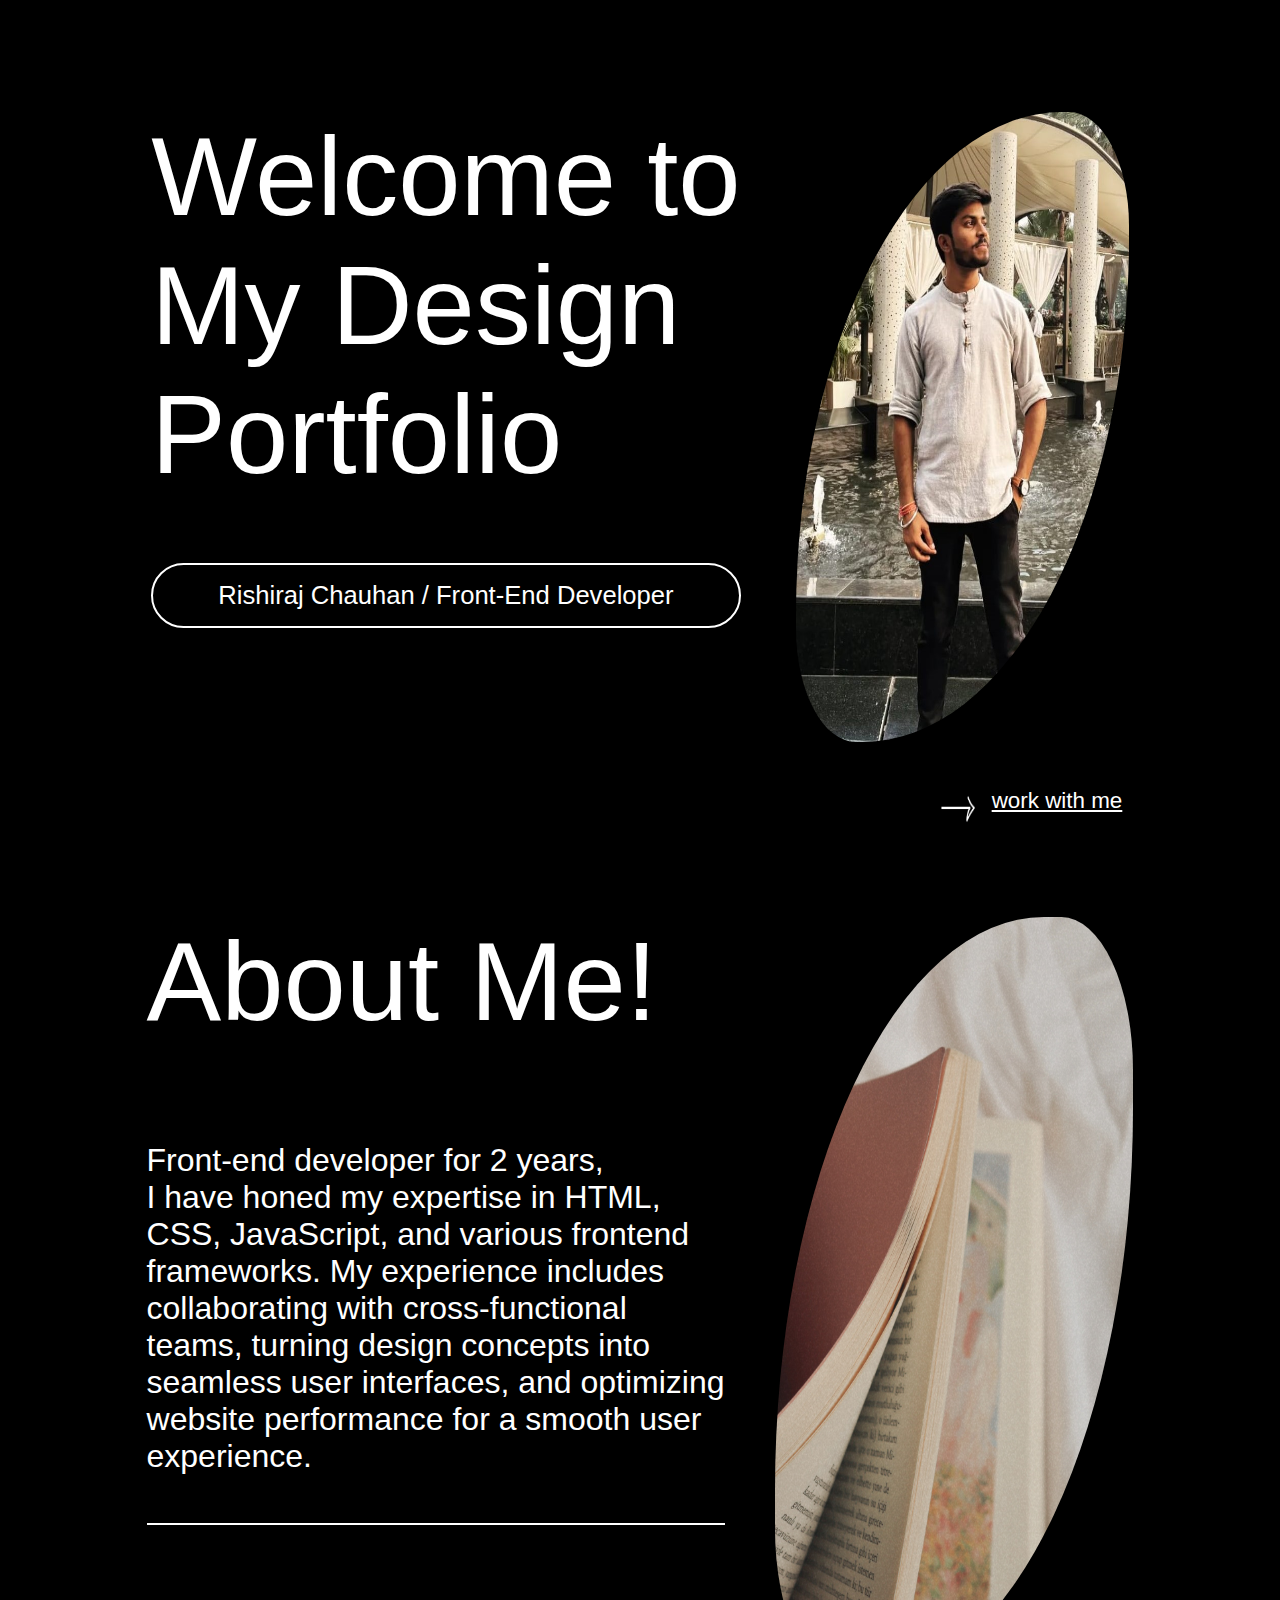
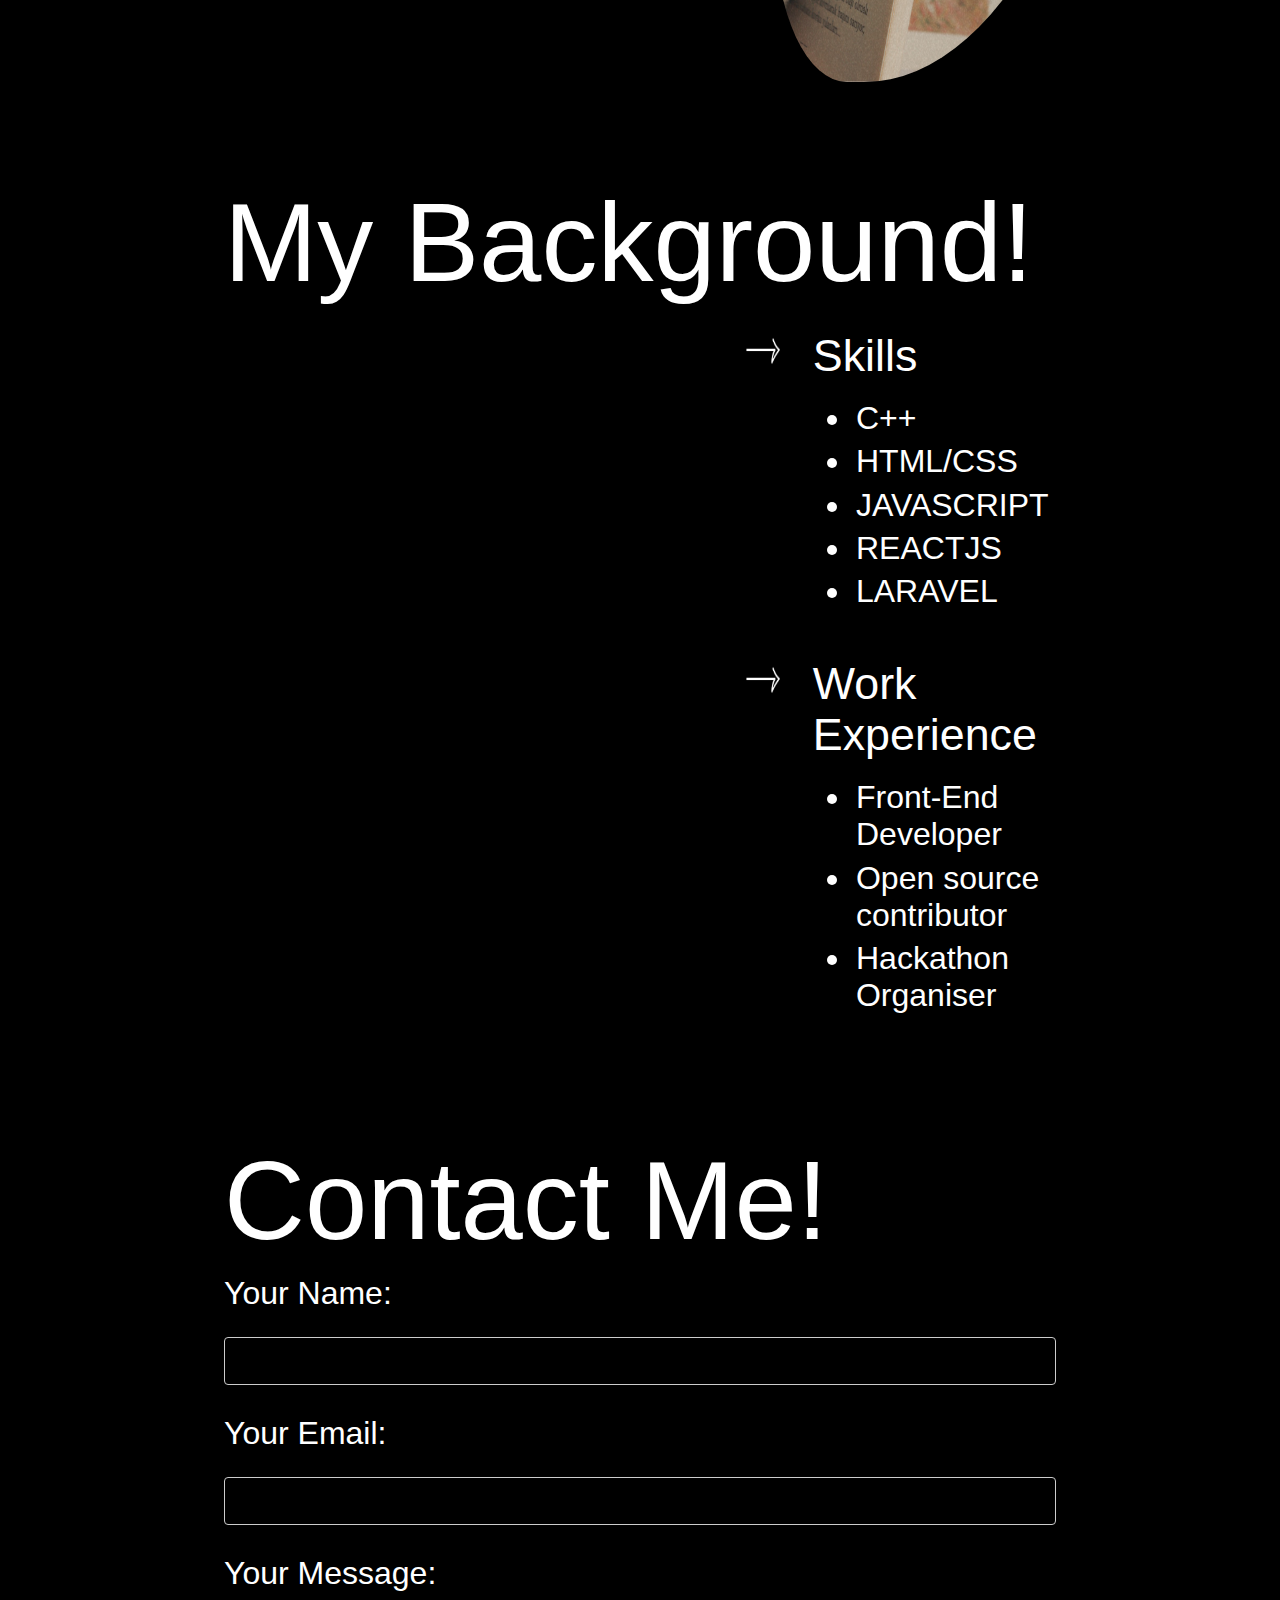
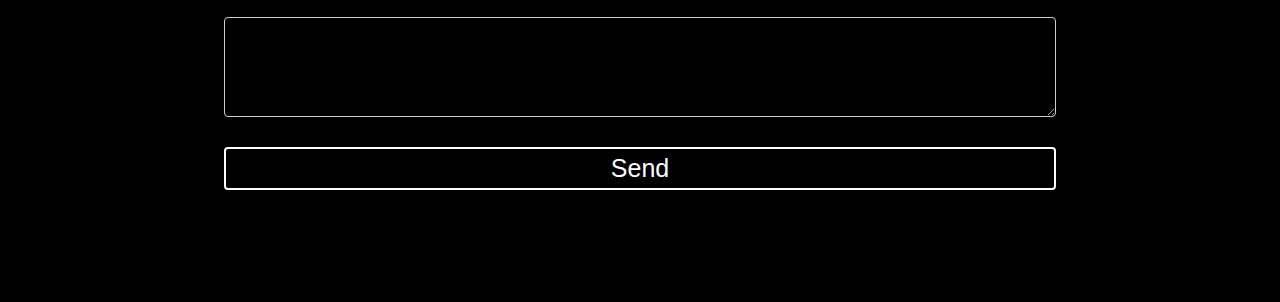
<file: Portfolio/index.html>
<!DOCTYPE html>
<html lang="en">
  <head>
    <meta charset="UTF-8" />
    <meta name="viewport" content="width=device-width, initial-scale=1.0" />
    <title>Rishiraj Chauhan Porfolio</title>
    <link rel="stylesheet" href="assets/style.css" />
  </head>
  <body>
    <navbar>
      <div></div>
    </navbar>
    <div>
      <div class="content">
        <div class="mainsec">
          <div class="leftsec">
            <div class="mainhead">
              Welcome to <br />My Design<br />
              Portfolio
            </div>
            <div class="mainbtn">Rishiraj Chauhan / Front-End Developer</div>
          </div>
          <a href="#contactme">
            <div class="rightsec">
              <img src="./assets/images/pic1.jpg" class="mainpic" alt="image" />
              <div class="below">
                <img
                  src="./assets/images/arrow.png"
                  class="arrow"
                  alt="arrow"
                />
                <div class="wwm">work with me</div>
              </div>
            </div>
          </a>
        </div>

        <div class="section2">
          <div class="sec2inner">
            <div>
              <div class="about">About Me!</div>
              <div class="aboutpara">
                Front-end developer for 2 years,<br />
                I have honed my expertise in HTML,<br />
                CSS, JavaScript, and various frontend<br />
                frameworks. My experience includes <br />collaborating with
                cross-functional <br />teams, turning design concepts into
                <br />seamless user interfaces, and optimizing <br />website
                performance for a smooth user <br />experience.
              </div>
            </div>
            <img src="./assets/images/about-me.png" alt="" class="aboutimg" />
          </div>
        </div>

        <div class="section3">
          <div class="heading">My Background!</div>
          <div class="sec3inner">
            <div class="left"></div>
            <div class="right">
              <div class="one">
                <img src="./assets/images/arrow.png" class="arrow" alt="" />
                <div class="skill">
                  <div>Skills</div>
                  <ul>
                    <li>C++</li>
                    <li>HTML/CSS</li>
                    <li>JAVASCRIPT</li>
                    <li>REACTJS</li>
                    <li>LARAVEL</li>
                  </ul>
                </div>
              </div>
              <div class="one">
                <img src="./assets/images/arrow.png" class="arrow" alt="" />
                <div class="skill">
                  <div>Work Experience</div>
                  <ul>
                    <li>Front-End Developer</li>
                    <li>Open source contributor</li>
                    <li>Hackathon Organiser</li>
                  </ul>
                </div>
              </div>
            </div>
          </div>
        </div>

        <div class="section4" id="contactme">
          <div class="contact">
            <div class="contacthead">Contact Me!</div>
            <section>
              <form action="#" method="post">
                <label for="name">Your Name:</label>
                <input type="text" id="name" name="name" required />

                <label for="email">Your Email:</label>
                <input type="email" id="email" name="email" required />

                <label for="message">Your Message:</label>
                <textarea
                  id="message"
                  name="message"
                  rows="3"
                  required
                ></textarea>

                <button type="submit">Send</button>
              </form>
            </section>
          </div>
        </div>
      </div>
    </div>
  </body>
</html>
</file>
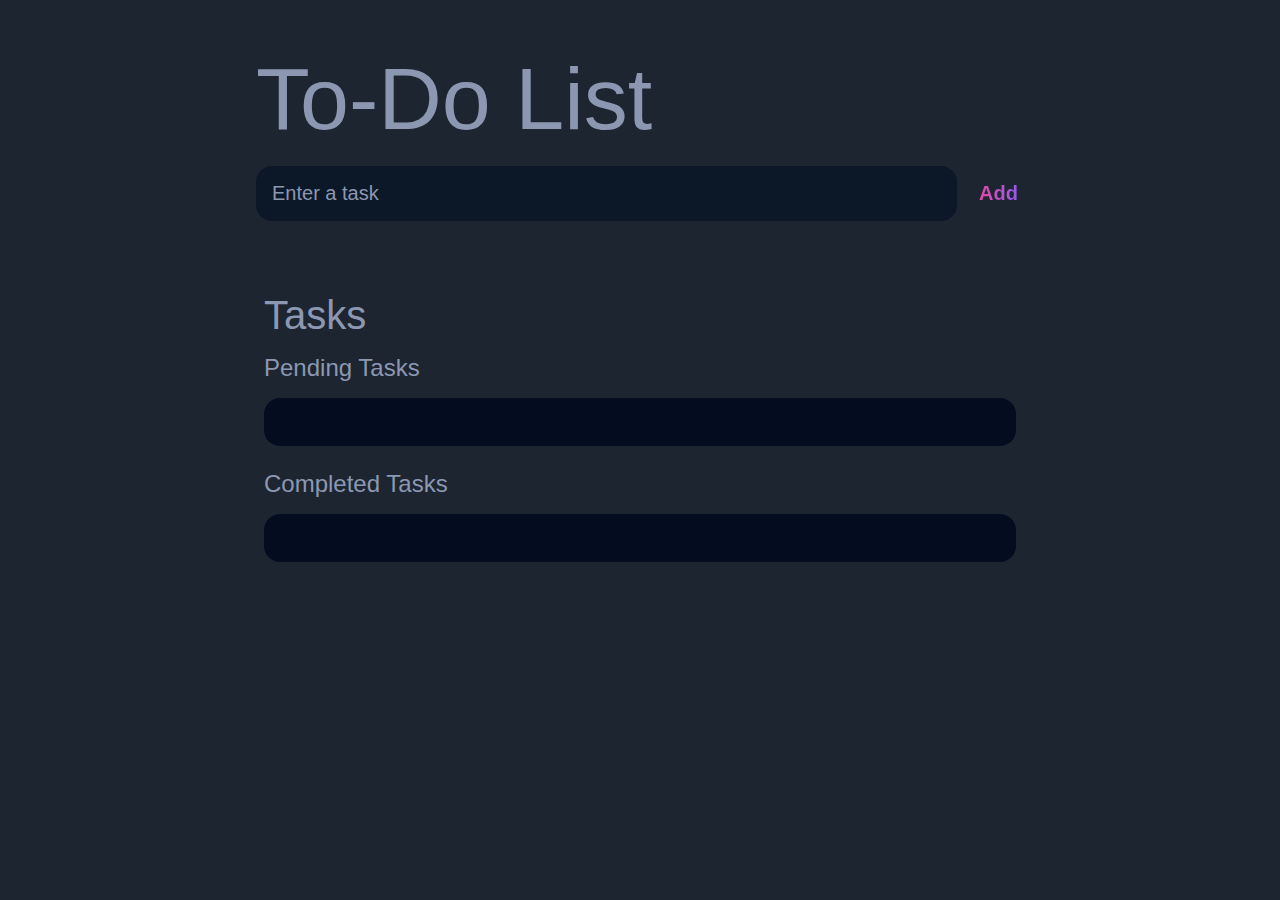
<file: To-Do_List/index.html>
<!DOCTYPE html>
<html>
  <head>
    <title>To-Do List</title>
    <link rel="stylesheet" type="text/css" href="./assets/style.css" />
  </head>
  <body>
    <div class="header">
      <h1>To-Do List</h1>
      <div id="new-task-form">
        <input type="text" id="taskInput" placeholder="Enter a task" />
        <button id="addButton">Add</button>
      </div>
    </div>

    <div class="main">
      <div class="task-list">
        <h2 class="taskhead">Tasks</h2>
        <div id="tasks">
          <h2>Pending Tasks</h2>
          <ul id="pendingTasks"></ul>
          <h2>Completed Tasks</h2>
          <ul id="completedTasks"></ul>
        </div>
      </div>
    </div>

    <script src="./assets/script.js"></script>
  </body>
</html>
</file>
<file: Portfolio/assets/style.css>
* {
  margin: 0;
  background-color: black;
  color: white;
  font-family: "Gill Sans", "Gill Sans MT", Calibri, "Trebuchet MS", sans-serif;
}

.content {
  margin: 7rem 6rem;
}

.mainsec,
.sec2inner,
.sec3inner {
  display: flex;
  justify-content: space-evenly;
}

.leftsec {
  font-weight: 500;
}

.mainhead {
  font-size: 7rem;
  margin-bottom: 4rem;
}

.mainbtn {
  border: 2px solid white;
  border-radius: 10rem;
  padding: 1rem 2rem;
  text-align: center;
  font-size: 1.6rem;
}

.mainpic {
  height: 70vh;
  width: 26vw;
  border-radius: 80% 18%;
}

.below {
  display: flex;
  justify-content: end;
  margin-top: 1.2rem;
}

.arrow {
  margin: 0.5rem;
  height: 8vh;
  width: 3vw;
}

.wwm {
  margin: 1.4rem 0.4rem;
  font-size: 1.4rem;
}

.aboutimg {
  height: 85vh;
  width: 28vw;
  border-radius: 75% 20%;
}

.section2 {
  margin: 4rem 0rem;
}

.about,
.contacthead,
.heading {
  font-size: 7rem;
}

.aboutpara {
  margin: 6rem 0rem;
  font-size: 2rem;
  border-bottom: 2px solid white;
  padding: 0rem 0rem 3rem 0rem;
}

.section3,
.section4 {
  margin: 6rem 8rem;
}

.one {
  display: flex;
}

.right {
  margin-left: 12rem;
  padding-left: 20rem;
}

.skill {
  margin: 1.4rem 1.4rem;
  font-size: 2.8rem;
}

ul {
  margin-top: 1rem;
}

li {
  font-size: 2rem;
  padding: 0.2rem;
}

section {
  margin: 10px auto;
  background-color: #fff;
  box-shadow: 0 0 10px rgba(0, 0, 0, 0.1);
  border-radius: 2px;
}

form {
  display: grid;
  gap: 20px;
}

label {
  font-size: 2rem;
}

input,
textarea {
  width: 100%;
  padding: 10px;
  box-sizing: border-box;
  border: 1px solid #ccc;
  border-radius: 4px;
  margin-top: 5px;
  margin-bottom: 10px;
  font-size: 1.4rem;
}

button {
  background-color: #000000;
  color: #ffffff;
  padding: 5px 15px;
  border: 2px solid white;
  border-radius: 4px;
  cursor: pointer;
  font-size: 25px;
}

.mainbtn,
.arrow,
.wwm,
.about,
.contacthead,
.heading,
.skill,
ul,
form,
input,
textarea,
button {
  transition: all 0.3s ease;
}

.mainsec,
.sec2inner,
.sec3inner,
.aboutimg,
.rightsec {
  animation: fadeInUp 1s ease-out;
}

.leftsec {
  animation: fadeInLeft 1s ease-out;
}

.rightsec .mainpic {
  animation: fadeInRight 1s ease-out;
}

@keyframes fadeInUp {
  from {
    opacity: 0;
    transform: translateY(20px);
  }
  to {
    opacity: 1;
    transform: translateY(0);
  }
}

@keyframes fadeInLeft {
  from {
    opacity: 0;
    transform: translateX(-20px);
  }
  to {
    opacity: 1;
    transform: translateX(0);
  }
}

@keyframes fadeInRight {
  from {
    opacity: 0;
    transform: translateX(20px);
  }
  to {
    opacity: 1;
    transform: translateX(0);
  }
}

.mainbtn:hover,
button:hover {
  background-color: #c2c2c2;
  color: #000000;
}
</file>
<file: To-Do_List/assets/style.css>
.completed {
  text-decoration: line-through;
}

:root {
  --dark: #1d2531;
  --darker: #0c1727;
  --darkest: #040d20;
  --grey: #8c98b1;
  --pink: #ec4899;
  --purple: #8b5cf6;
  --blue: #fd1c5c;
  --white: #ffffff;
  --crimson: #0179be;
}

* {
  margin: 0;
  box-sizing: border-box;
  font-family: "Fira sans", sans-serif;
}

body {
  display: flex;
  flex-direction: column;
  min-height: 100vh;
  color: #fff;
  background-color: var(--dark);
}

.header {
  padding: 3rem 1rem;
  max-width: 800px;
  width: 100%;
  margin: 0 auto;
}

.header h1 {
  font-size: 5.5rem;
  font-weight: 300;
  color: var(--grey);
  margin-bottom: 1rem;
}

#new-task-form {
  display: flex;
}

input,
button {
  appearance: none;
  border: none;
  outline: none;
  background: none;
}

#taskInput {
  flex: 1 1 0%;
  background-color: var(--darker);
  padding: 1rem;
  border-radius: 1rem;
  margin-right: 1rem;
  color: var(--light);
  font-size: 1.25rem;
}

#taskInput::placeholder {
  color: var(--grey);
}

#addButton {
  color: var(--pink);
  font-size: 1.25rem;
  font-weight: 700;
  background-image: linear-gradient(to right, var(--pink), var(--purple));
  -webkit-background-clip: text;
  -webkit-text-fill-color: transparent;
  cursor: pointer;
  transition: 0.4s;
}

#addButton:hover {
  opacity: 0.8;
}

#addButton:active {
  opacity: 0.6;
}

.main {
  flex: 1 1 0%;
  max-width: 800px;
  width: 100%;
  margin: 0 auto;
}

.task-list {
  padding: 1.5rem;
}

.task-list .taskhead {
  font-size: 2.5rem;
  font-weight: 300;
  color: var(--grey);
  margin-bottom: 1rem;
}

.task-list h2 {
  font-size: 1.5rem;
  font-weight: 300;
  color: var(--grey);
  margin-bottom: 1rem;
}

#tasks .task {
  display: flex;
  justify-content: space-between;
  background-color: var(--darkest);
  padding: 1rem;
  border-radius: 1rem;
  margin-bottom: 1rem;
}

#tasks ul {
  display: flex;
  flex-direction: column;
  justify-content: space-between;
  background-color: var(--darkest);
  padding: 1.5rem;
  border-radius: 1rem;
  margin-bottom: 1.5rem;
  color: var(--blue);
}

#tasks button {
  cursor: pointer;
  margin: 0 0.5rem;
  font-size: 1.125rem;
  font-weight: 700;
  text-transform: uppercase;
  transition: 0.4s;
  color: var(--purple);
}

#tasks button:hover {
  opacity: 0.8;
}

#tasks button:active {
  opacity: 0.6;
}

#task button .delete {
  color: crimson;
}

li span {
  font-size: 1.25rem;
}
</file>
